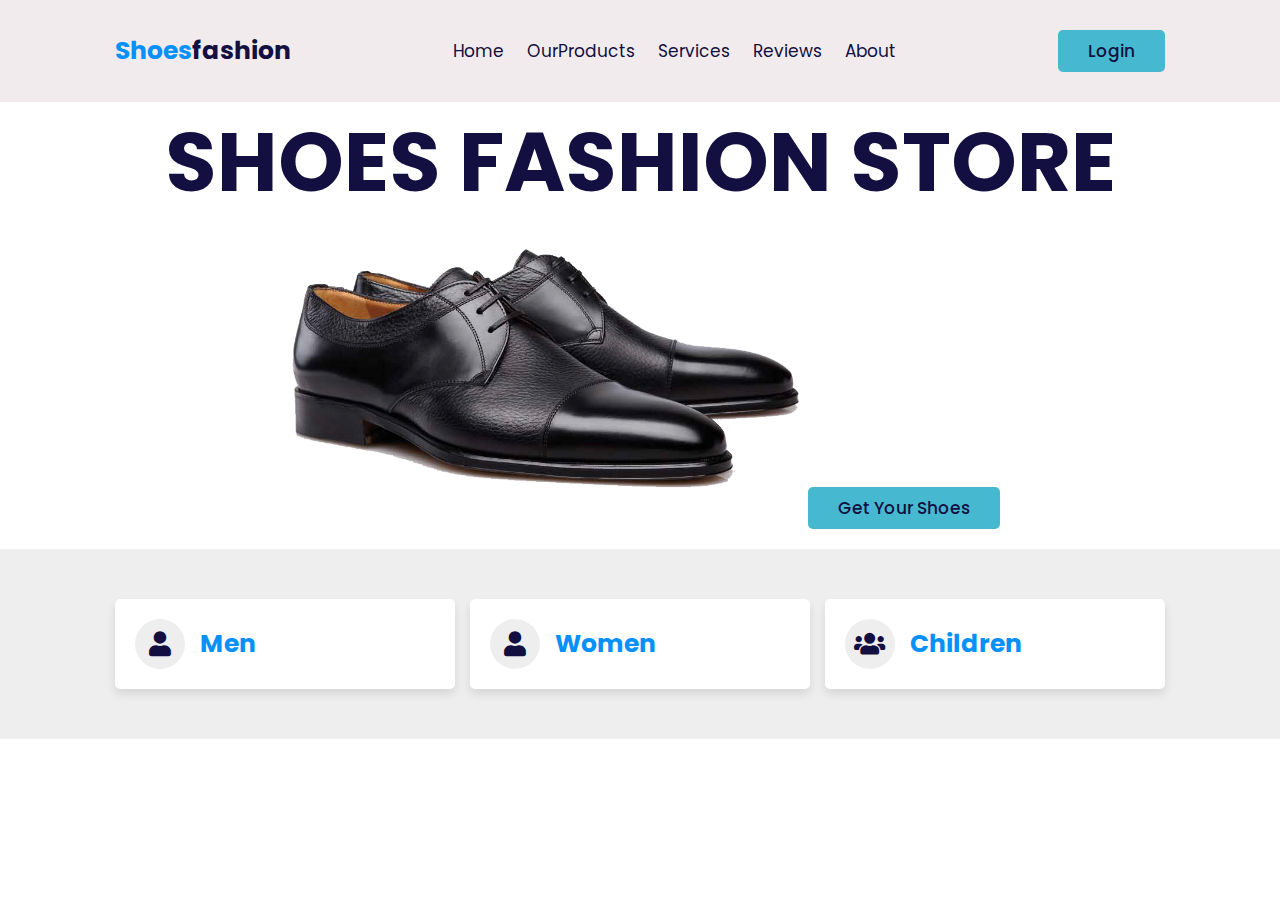
<file: index.html>
<!DOCTYPE html>
<html lang="en">
<head>
    <meta charset="UTF-8">
    <meta http-equiv="X-UA-Compatible" content="IE=edge">
    <meta name="viewport" content="width=device-width, initial-scale=1.0">
    
    

    <!-- font awesome cdn link  -->
    <link rel="stylesheet" href="https://cdnjs.cloudflare.com/ajax/libs/font-awesome/5.15.4/css/all.min.css">

    <!-- custom css file link  -->
    <link rel="stylesheet" href="css/style.css">

</head>
<body>
    
<header class="header">

    <div id="menu-btn" class="fas fa-bars"></div>

    <a href="#" class="logo"> <span>Shoes</span>fashion </a>

    <nav class="navbar">
        <a href="#home">home</a>
        <a href="products.html">OurProducts</a>
        <a href="services.html">services</a>
       
        <a href="reviews.html">reviews</a>
        <a href="contact.html">about</a>
    </nav>

    <div id="login-btn">
        <button class="btn">login</button>
        <i class="far fa-user"></i>
    </div>

</header> 
    
<div class="login-form-container">

    <span id="close-login-form" class="fas fa-times"></span>

    <form action="">
        <h3>user login</h3>
        <input type="email" placeholder="email" class="box">
        <input type="password" placeholder="password" class="box">
        <p> forget your password <a href="#">click here</a> </p>
        <input type="submit" value="login" class="btn">
        <p>or login with</p>
        <div class="buttons">
            <a href="#" class="btn"> google </a>
            <a href="#" class="btn"> facebook </a>
        </div>
        <p> don't have an account <a href="#">create one</a> </p>
    </form>

</div>

<section class="home" id="home">

    <h3 data-speed="-2" class="home-parallax">shoes fashion store</h3>

    <img  data-speed="5" class="home-parallax" src="image/5.png" alt="">

    <a data-speed="7" href="#" class="btn home-parallax">get your shoes</a>

</section>

<section class="icons-container">

    <div class="icons">
        <i class="fas fa-user"></i>
        <div class="content">
            <h3>men</h3>
           
        </div>
    </div>

    <div class="icons">
        <i class="fas fa-user"></i>
        <div class="content">
            <h3>women</h3>
            
        </div>
    </div>

    <div class="icons">
        <i class="fas fa-users"></i>
        <div class="content">
            <h3>children</h3>
            
        </div>
    </div>

    

</section>











<script src="js/script.js"></script>

</body>
</html>
</file>
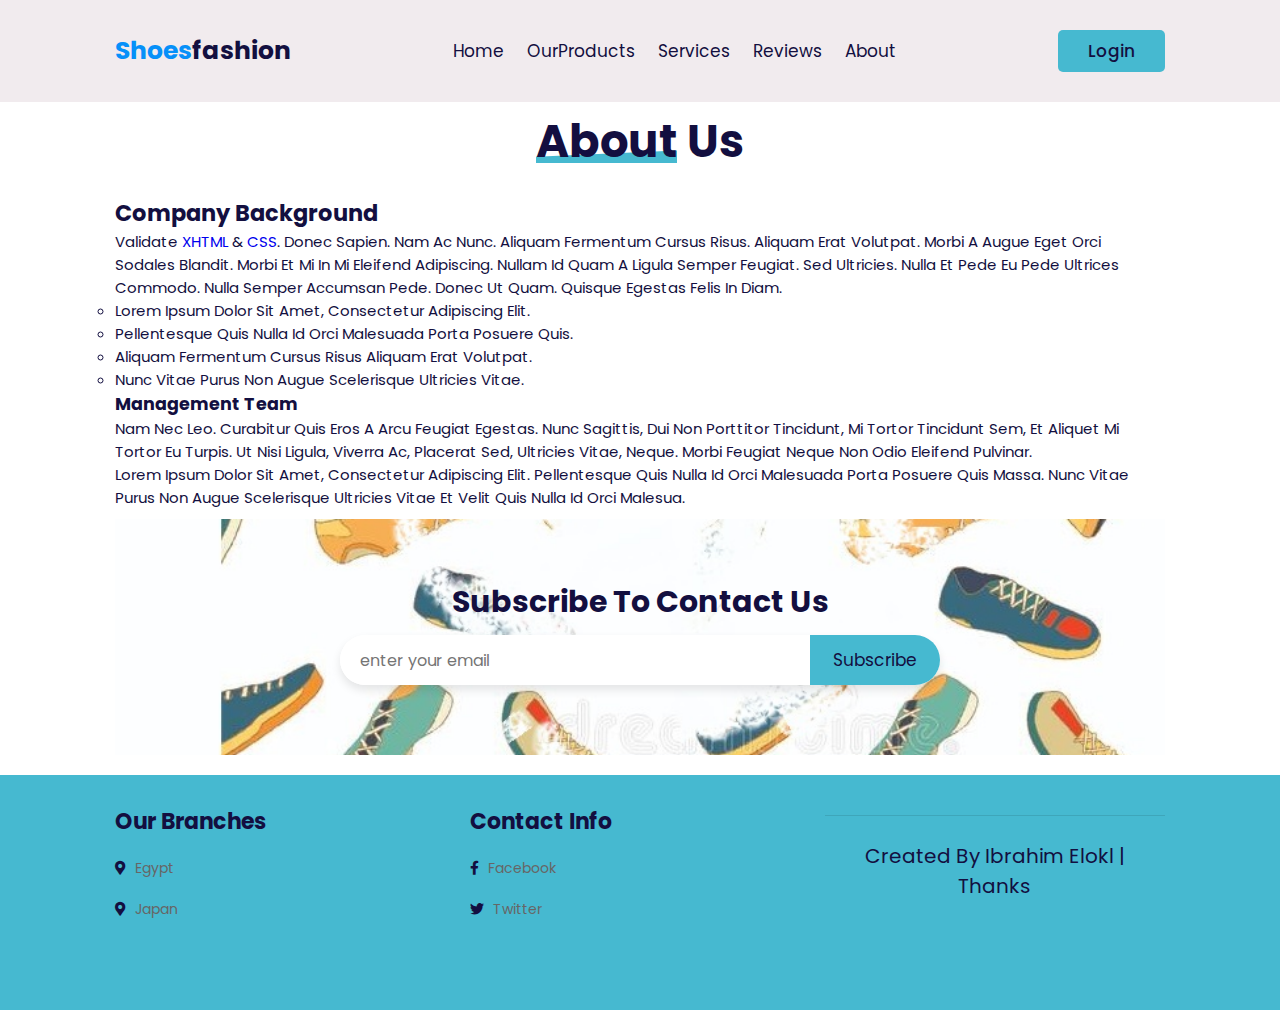
<file: contact.html>
<!DOCTYPE html>
<html lang="en">
<head>
    <meta charset="UTF-8">
    <meta http-equiv="X-UA-Compatible" content="IE=edge">
    <meta name="viewport" content="width=device-width, initial-scale=1.0">
    
    

    <!-- font awesome cdn link  -->
    <link rel="stylesheet" href="https://cdnjs.cloudflare.com/ajax/libs/font-awesome/5.15.4/css/all.min.css">

    <!-- custom css file link  -->
    <link rel="stylesheet" href="css/style.css">

</head>
<header class="header">

    <div id="menu-btn" class="fas fa-bars"></div>

    <a href="#" class="logo"> <span>Shoes</span>fashion </a>

    <nav class="navbar">
        <a href="index.html">home</a>
        <a href="products.html">OurProducts</a>
        <a href="services.html">services</a>
       
        <a href="reviews.html">reviews</a>
        <a href="#contact">about</a>
    </nav>

    <div id="login-btn">
        <button class="btn">login</button>
        <i class="far fa-user"></i>
    </div>

</header> 
    
<div class="login-form-container">

    <span id="close-login-form" class="fas fa-times"></span>

    <form action="">
        <h3>user login</h3>
        <input type="email" placeholder="email" class="box">
        <input type="password" placeholder="password" class="box">
        <p> forget your password <a href="#">click here</a> </p>
        <input type="submit" value="login" class="btn">
        <p>or login with</p>
        <div class="buttons">
            <a href="#" class="btn"> google </a>
            <a href="#" class="btn"> facebook </a>
        </div>
        <p> don't have an account <a href="#">create one</a> </p>
    </form>

</div>
<body>
    
    <section class="contact" id="contact">

        <h1 class="heading"><span>.</span>. </h1>
        <h2 class="heading"><span>about</span> us</h2>
        <div class="contact-slider">
            
        	<h2>Company Background</h2>
            <p >Validate <a href="http://validator.w3.org/check?uri=referer" rel="nofollow">XHTML</a> &amp; <a href="http://jigsaw.w3.org/css-validator/check/referer" rel="nofollow">CSS</a>. Donec sapien. Nam ac nunc. Aliquam fermentum cursus risus. Aliquam erat volutpat. Morbi a augue eget orci sodales blandit. Morbi et mi in mi eleifend adipiscing. Nullam id quam a ligula semper feugiat. Sed ultricies. Nulla et pede eu pede ultrices commodo. Nulla semper accumsan pede. Donec ut quam. Quisque egestas felis in diam.</p>
         <p>
                <ul type="circle">
                    <li>Lorem Ipsum Dolor Sit Amet, Consectetur Adipiscing Elit.</li>
                    <li>Pellentesque Quis Nulla Id Orci Malesuada Porta Posuere Quis.</li> 
                    <li>Aliquam Fermentum Cursus Risus Aliquam Erat Volutpat.</li>
                    <li>Nunc Vitae Purus Non Augue Scelerisque Ultricies Vitae.</li>

                </ul>
                
            </p>
            <div class="cleaner h20"></div>
        <h3>Management Team</h3>
		<p>Nam nec leo. Curabitur quis eros a arcu feugiat egestas. Nunc sagittis, dui non porttitor tincidunt, mi tortor tincidunt sem, et aliquet mi tortor eu turpis. Ut nisi ligula, viverra ac, placerat sed, ultricies vitae, neque. Morbi feugiat neque non odio eleifend pulvinar.</p>
        <div class="cleaner"></div>
        <blockquote>Lorem ipsum dolor sit amet, consectetur adipiscing elit. Pellentesque quis nulla id orci malesuada porta posuere quis massa. Nunc vitae purus non augue scelerisque ultricies vitae et velit quis nulla id orci malesua.
        </blockquote>
        </div> 
        <div class="cleaner"></div>
    </div> 
    <section class="newsletter">
    
        <h3>subscribe to contact us</h3>
        
    
       <form action="">
            <input type="email" placeholder="enter your email">
            <input type="submit" value="subscribe">
       </form>
    
    </section>
    
    </section>
    <section class="footer" id="footer">

        <div class="box-container">
    
            <div class="box">
                <h3>our branches</h3>
                <a href="#"> <i class="fas fa-map-marker-alt"></i> egypt </a>
                <a href="#"> <i class="fas fa-map-marker-alt"></i> japan </a>
                
               
            </div>
    
            
    
            <div class="box">
                <h3>contact info</h3>
                <a href="#"> <i class="fab fa-facebook-f"></i> facebook </a>
                <a href="#"> <i class="fab fa-twitter"></i> twitter </a>
                
            </div>
            <div  class="credit" style="text-align:center;"> created by ibrahim elokl | thanks </div>

    

<script src="js/script.js"></script>

</body>
</html>
</file>
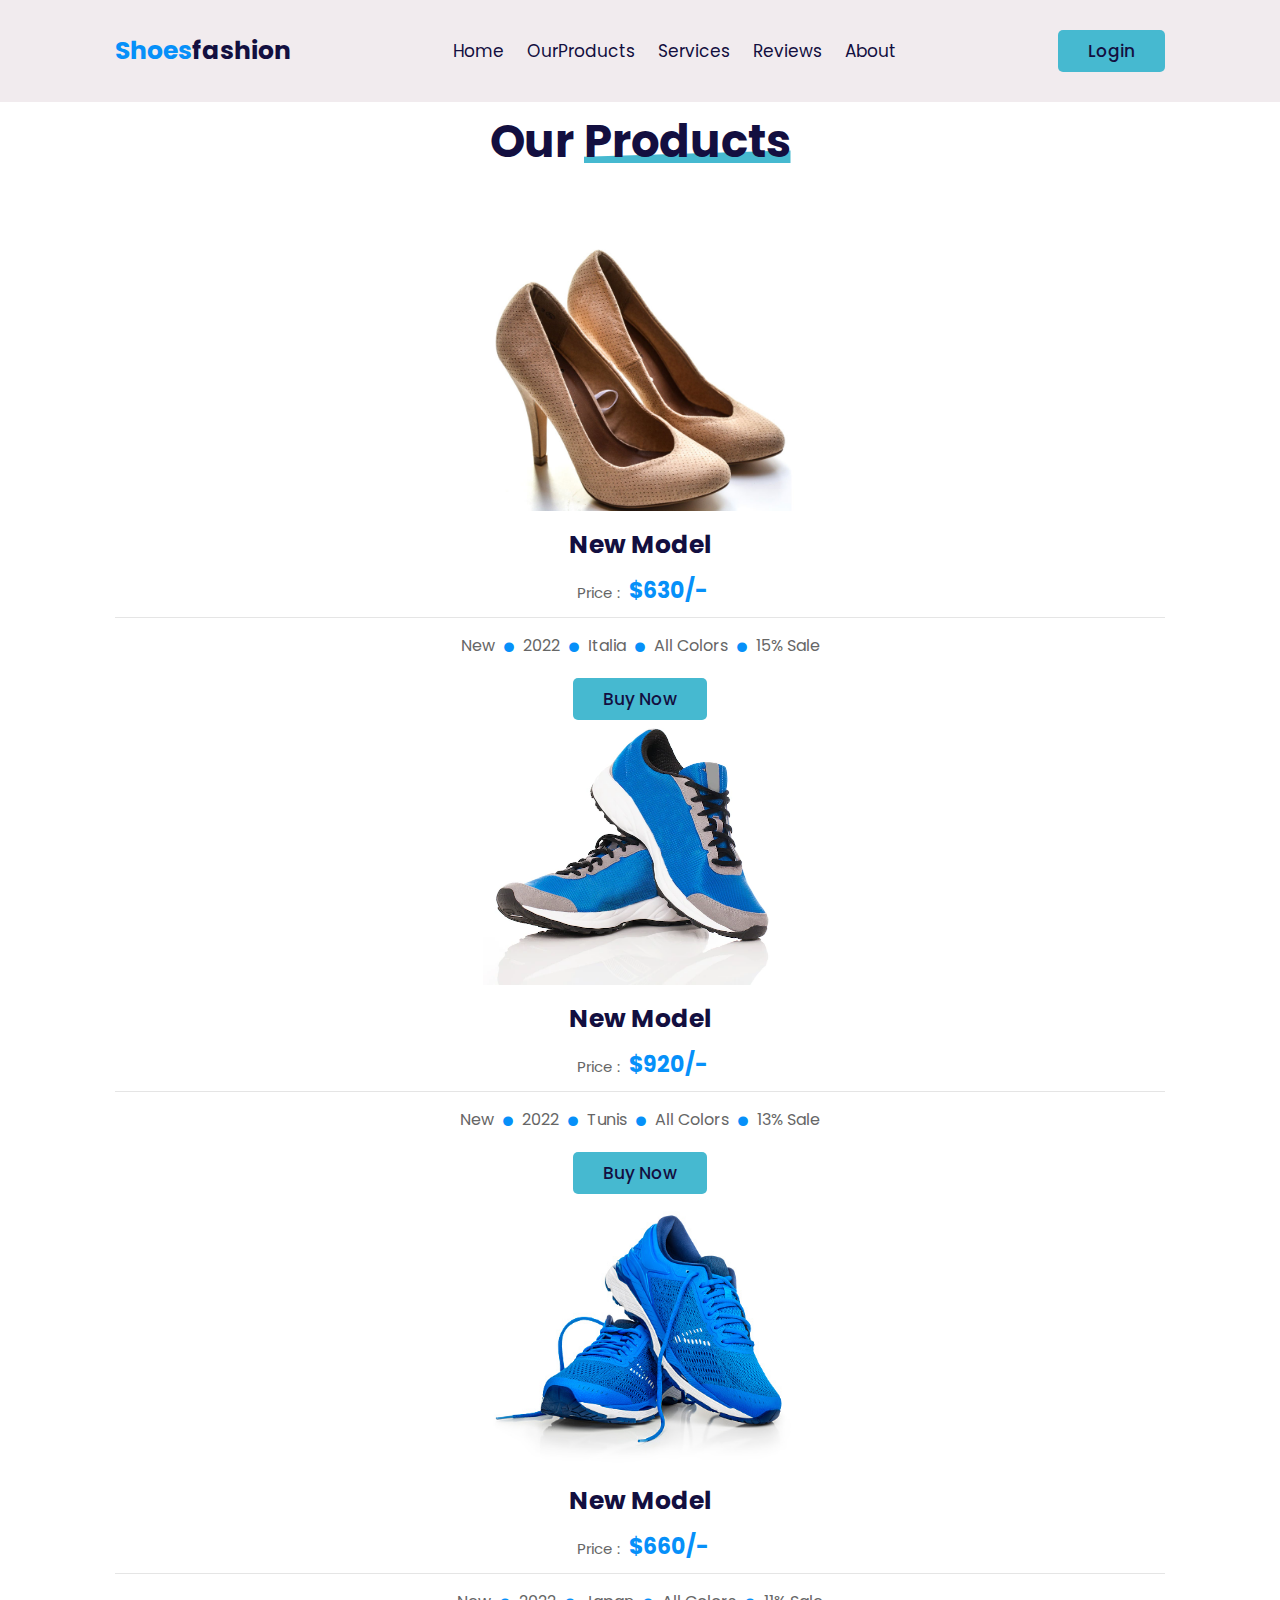
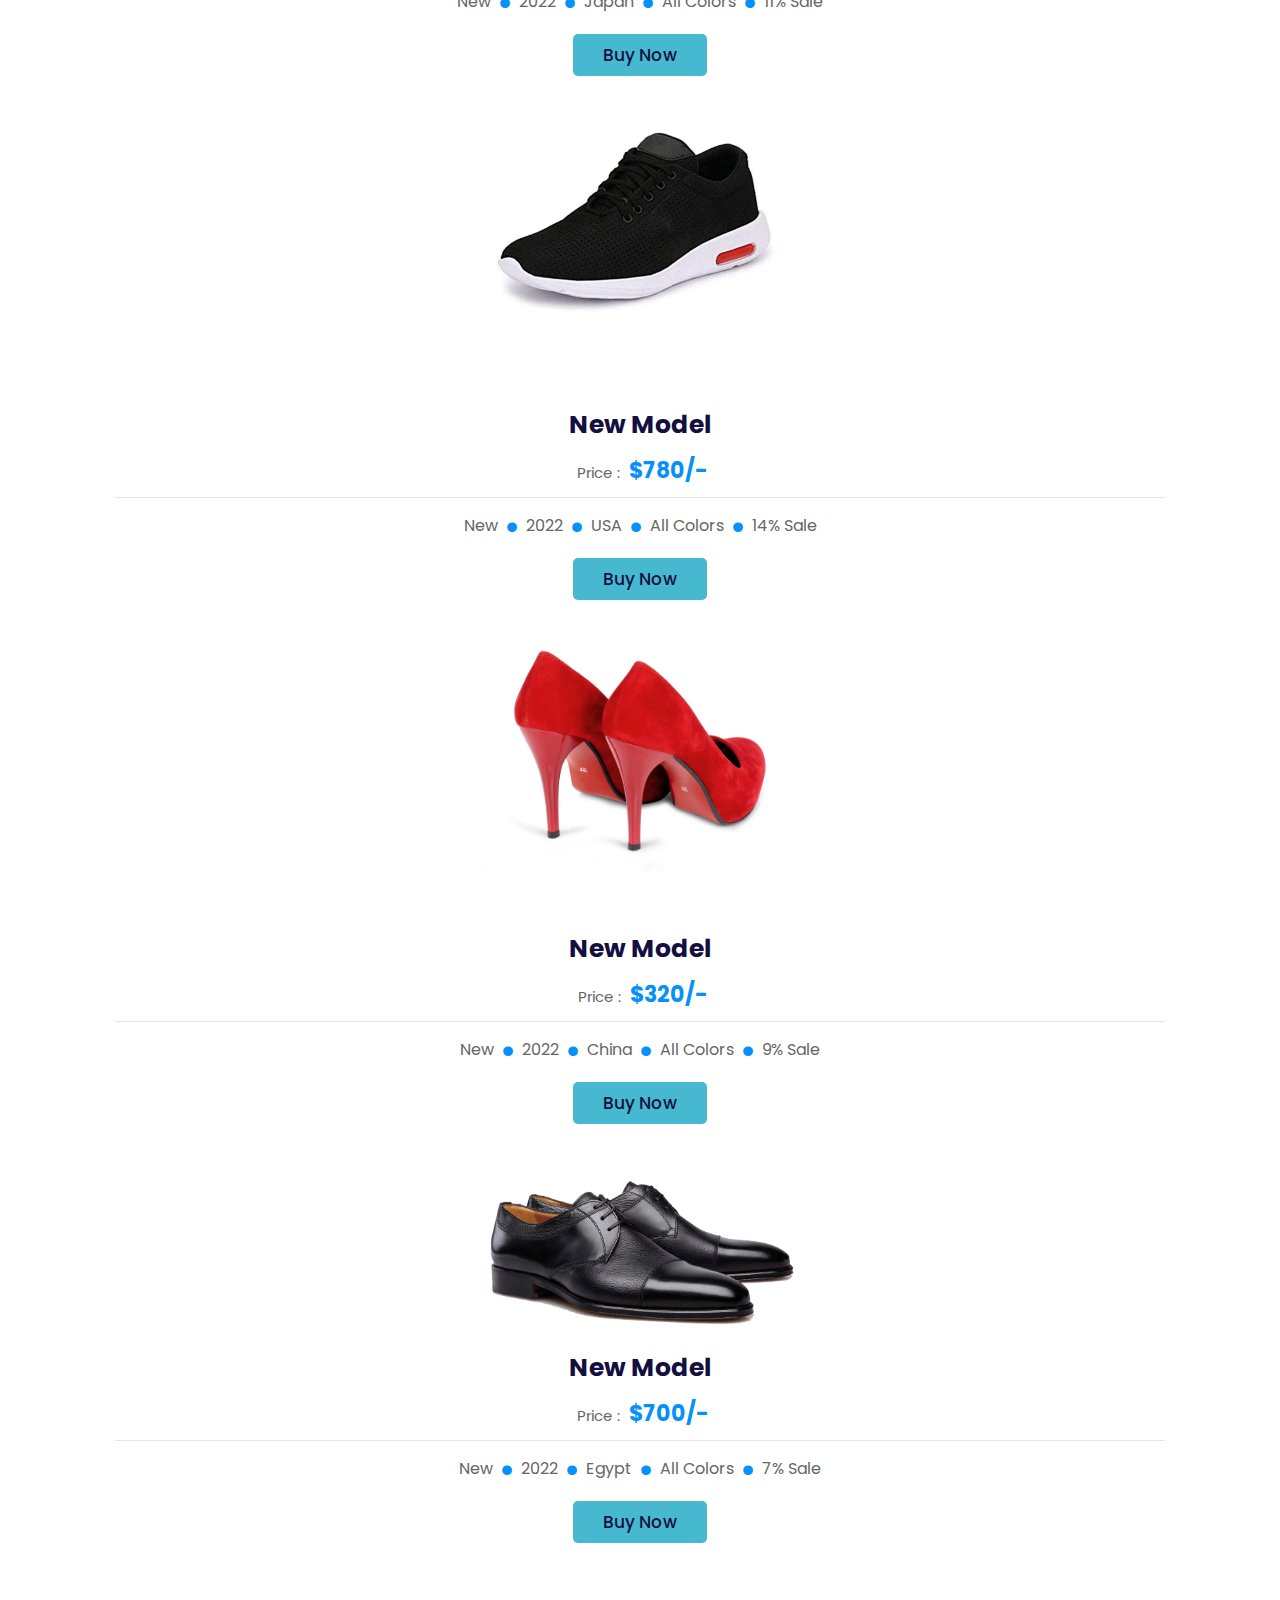
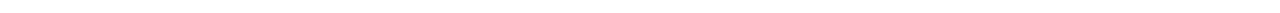
<file: products.html>
<!DOCTYPE html>
<html lang="en">
<head>
    <meta charset="UTF-8">
    <meta http-equiv="X-UA-Compatible" content="IE=edge">
    <meta name="viewport" content="width=device-width, initial-scale=1.0">
    
   

    <!-- font awesome cdn link  -->
    <link rel="stylesheet" href="https://cdnjs.cloudflare.com/ajax/libs/font-awesome/5.15.4/css/all.min.css">

    <!-- custom css file link  -->
    <link rel="stylesheet" href="css/style.css">

</head>
<body>
    
<header class="header">

    <div id="menu-btn" class="fas fa-bars"></div>

    <a href="#" class="logo"> <span>Shoes</span>fashion </a>

    <nav class="navbar">
        <a href="index.html">home</a>
        <a href="#products">OurProducts</a>
        <a href="services.html">services</a>
       
        <a href="reviews.html">reviews</a>
        <a href="contact.html">about</a>
    </nav>
    <div id="login-btn">
        <button class="btn">login</button>
        <i class="far fa-user"></i>
    </div>

</header> 
    
<div class="login-form-container">

    <span id="close-login-form" class="fas fa-times"></span>

    <form action="">
        <h3>user login</h3>
        <input type="email" placeholder="email" class="box">
        <input type="password" placeholder="password" class="box">
        <p> forget your password <a href="#">click here</a> </p>
        <input type="submit" value="login" class="btn">
        <p>or login with</p>
        <div class="buttons">
            <a href="#" class="btn"> google </a>
            <a href="#" class="btn"> facebook </a>
        </div>
        <p> don't have an account <a href="#">create one</a> </p>
    </form>

</div>
<section class="products" id="products">

    <h2 class="heading"> . <span>.</span> </h2>
    <h2 class="heading"> Our <span>Products</span> </h2>

    <div class="products-slider">

        <div class="wrapper">

            <div class="box">
                <img src="image/item-2.png" alt="">
                <div class="content">
                    <h3>new model</h3>
                    <div class="price"> <span>price : </span> $630/- </div>
                    <p>
                        new
                        <span class="fas fa-circle"></span> 2022
                        <span class="fas fa-circle"></span> italia
                        <span class="fas fa-circle"></span> all colors
                        <span class="fas fa-circle"></span> 15% sale
                    </p>
                    <a href="#" class="btn">buy now</a>
                </div>
            </div>

            <div class="box">
                <img src="image/1.png" alt="">
                <div class="content">
                    <h3>new model</h3>
                    <div class="price"> <span>price : </span> $920/- </div>
                    <p>
                        new
                        <span class="fas fa-circle"></span> 2022
                        <span class="fas fa-circle"></span> tunis
                        <span class="fas fa-circle"></span> all colors
                        <span class="fas fa-circle"></span> 13% sale
                    </p>
                    <a href="#" class="btn">buy now</a>
                </div>
            </div>

            <div class="box">
                <img src="image/2.png" alt="">
                <div class="content">
                    <h3>new model</h3>
                    <div class="price"> <span>price : </span> $660/- </div>
                    <p>
                        new
                        <span class="fas fa-circle"></span> 2022
                        <span class="fas fa-circle"></span> japan
                        <span class="fas fa-circle"></span> all colors
                        <span class="fas fa-circle"></span> 11% sale
                    </p>
                    <a href="#" class="btn">buy now</a>
                </div>
            </div>

            <div class="box">
                <img src="image/3.png" alt="">
                <div class="content">
                    <h3>new model</h3>
                    <div class="price"> <span>price : </span> $780/- </div>
                    <p>
                        new
                        <span class="fas fa-circle"></span> 2022
                        <span class="fas fa-circle"></span> USA
                        <span class="fas fa-circle"></span> all colors
                        <span class="fas fa-circle"></span> 14% sale
                    </p>
                    <a href="#" class="btn">buy now</a>
                </div>
            </div>

            <div class="box">
                <img src="image/4.png" alt="">
                <div class="content">
                    <h3>new model</h3>
                    <div class="price"> <span>price : </span> $320/- </div>
                    <p>
                        new
                        <span class="fas fa-circle"></span> 2022
                        <span class="fas fa-circle"></span> china
                        <span class="fas fa-circle"></span> all colors
                        <span class="fas fa-circle"></span> 9% sale
                    </p>
                    <a href="#" class="btn">buy now</a>
                </div>
            </div>
        </br>
    </br></br>

            <div class="box">
                <img src="image/5.png" alt="">
                <div class="content">
                    <h3>new model</h3>
                    <div class="price"> <span>price : </span> $700/- </div>
                    <p>
                        new
                        <span class="fas fa-circle"></span> 2022
                        <span class="fas fa-circle"></span> egypt
                        <span class="fas fa-circle"></span> all colors
                        <span class="fas fa-circle"></span> 7% sale
                    </p>
                    <a href="#" class="btn">buy now</a>
                </div>
            </div>

        </div>

        

   

</section>
<script src="js/script.js"></script>

</body>
</html>
</file>
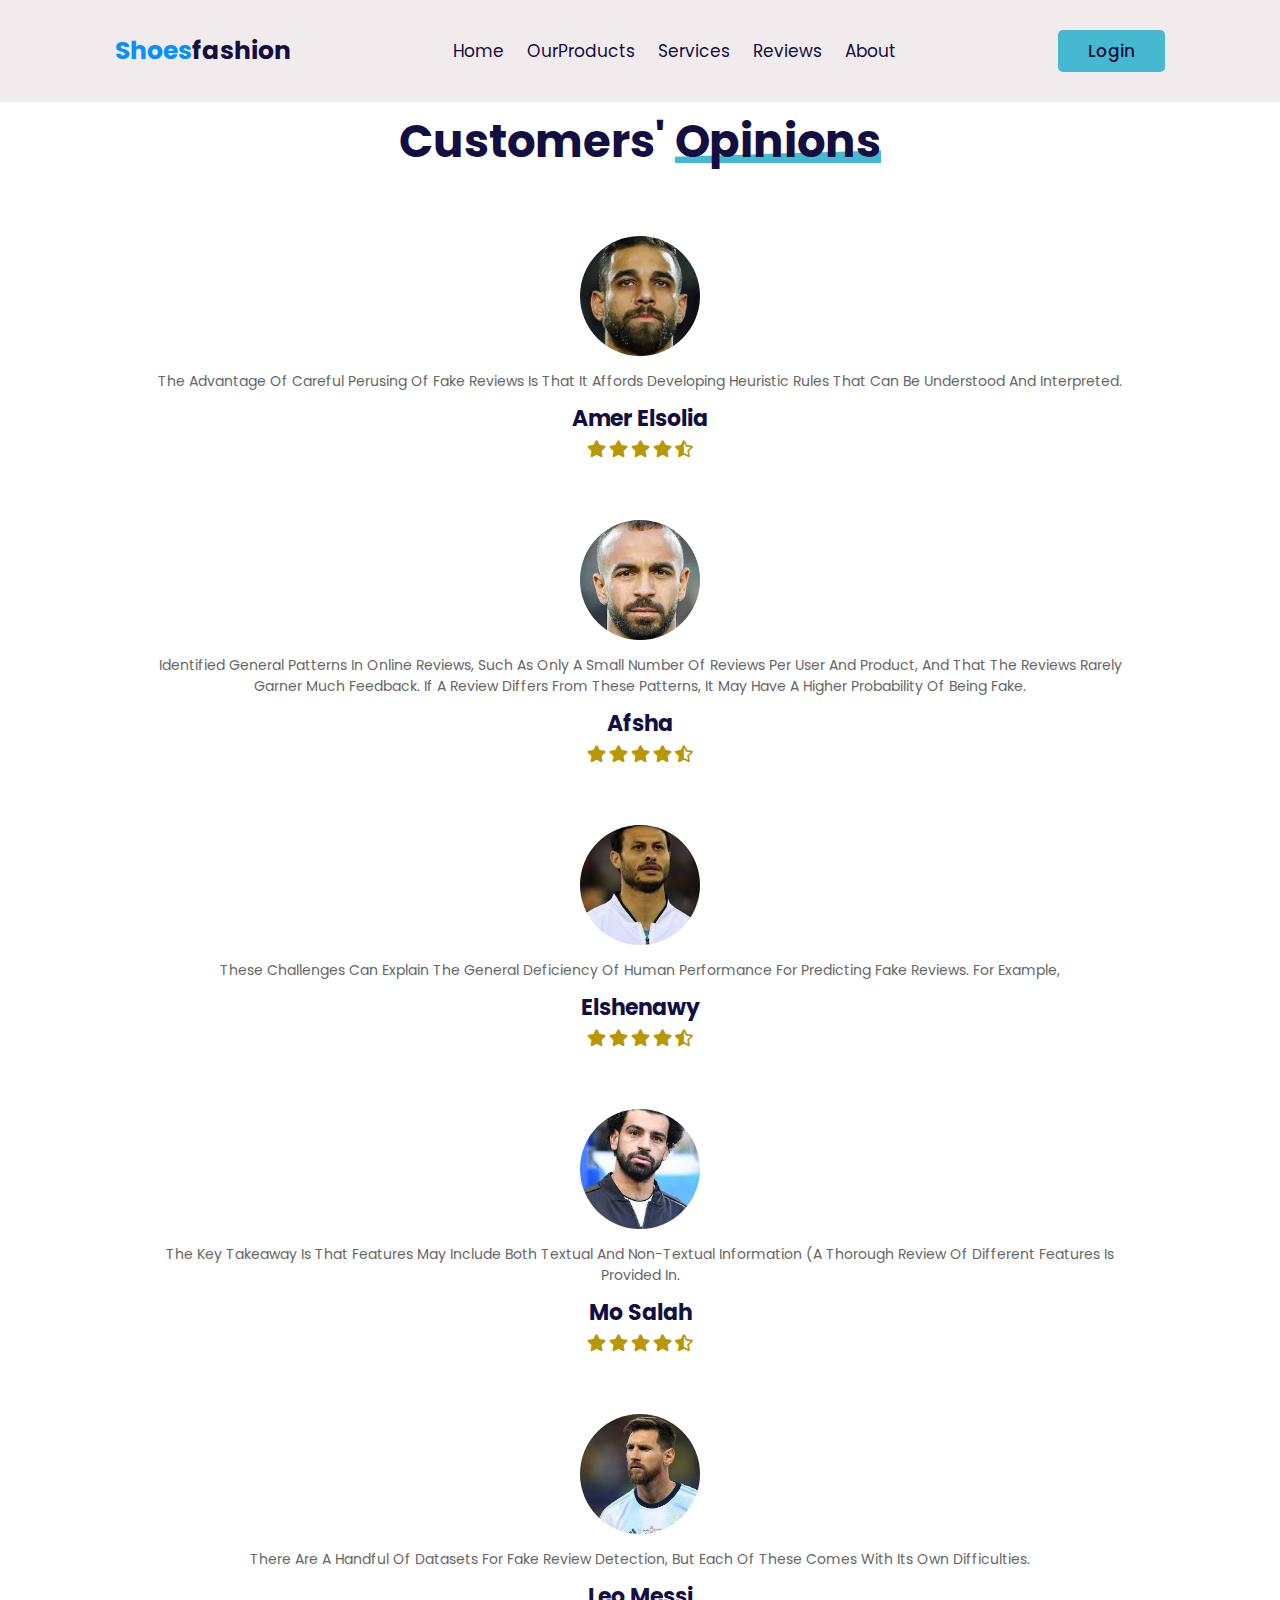
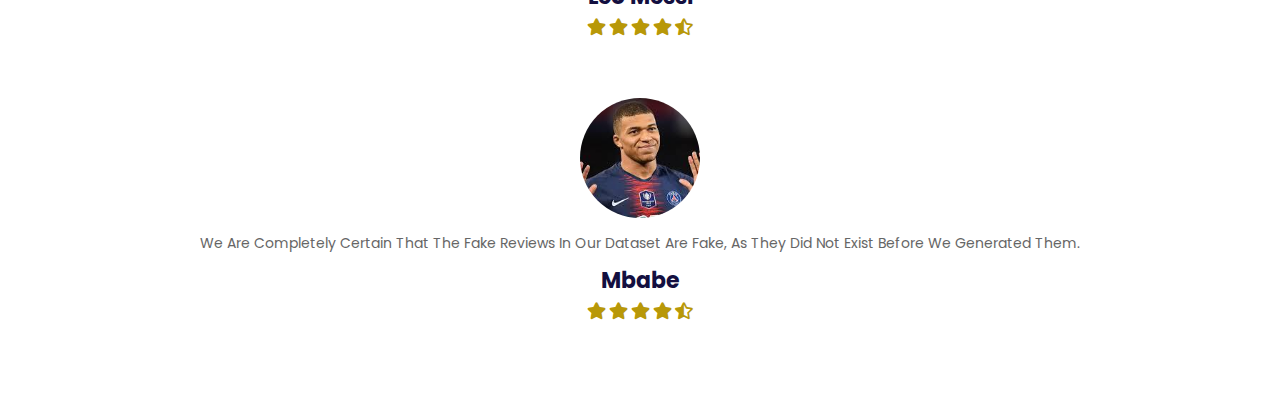
<file: reviews.html>
<!DOCTYPE html>
<html lang="en">
<head>
    <meta charset="UTF-8">
    <meta http-equiv="X-UA-Compatible" content="IE=edge">
    <meta name="viewport" content="width=device-width, initial-scale=1.0">
    

    <!-- font awesome cdn link  -->
    <link rel="stylesheet" href="https://cdnjs.cloudflare.com/ajax/libs/font-awesome/5.15.4/css/all.min.css">

    <!-- custom css file link  -->
    <link rel="stylesheet" href="css/style.css">

</head>
<body>
    
<header class="header">

    <div id="menu-btn" class="fas fa-bars"></div>

    <a href="#" class="logo"> <span>Shoes</span>fashion </a>

    <nav class="navbar">
        <a href="index.html">home</a>
        <a href="products.html">OurProducts</a>
        <a href="services.html">services</a>
       
        <a href="#reviews">reviews</a>
        <a href="contact.html">about</a>
    </nav>

    <div id="login-btn">
        <button class="btn">login</button>
        <i class="far fa-user"></i>
    </div>

</header> 
    
<div class="login-form-container">

    <span id="close-login-form" class="fas fa-times"></span>

    <form action="">
        <h3>user login</h3>
        <input type="email" placeholder="email" class="box">
        <input type="password" placeholder="password" class="box">
        <p> forget your password <a href="#">click here</a> </p>
        <input type="submit" value="login" class="btn">
        <p>or login with</p>
        <div class="buttons">
            <a href="#" class="btn"> google </a>
            <a href="#" class="btn"> facebook </a>
        </div>
        <p> don't have an account <a href="#">create one</a> </p>
    </form>

</div>
<section class="reviews" id="reviews">

    <h1 class="heading"> . <span>.</span> </h1>
    <h2 class="heading"> customers' <span>opinions</span> </h2>

    <div class="review-slider">

        <div class="wrapper">

            <div class="box">
                <img src="image/solia.png" alt="">
                <div class="content">
                    <p>The advantage of careful perusing of fake reviews is that it affords developing heuristic rules that can be understood and interpreted.</p>
                    <h3>amer elsolia</h3>
                    <div class="stars">
                        <i class="fas fa-star "></i>
                        <i class="fas fa-star"></i>
                        <i class="fas fa-star"></i>
                        <i class="fas fa-star"></i>
                        <i class="fas fa-star-half-alt"></i>
                    </div>
                </div>
            </div>

            <div class="box">
                <img src="image/afsha.png" alt="">
                <div class="content">
                    <p>identified general patterns in online reviews, such as only a small number of reviews per user and product, and that the reviews rarely garner much feedback. If a review differs from these patterns, it may have a higher probability of being fake.</p>
                    <h3>afsha</h3>
                    <div class="stars">
                        <i class="fas fa-star"></i>
                        <i class="fas fa-star"></i>
                        <i class="fas fa-star"></i>
                        <i class="fas fa-star"></i>
                        <i class="fas fa-star-half-alt"></i>
                    </div>
                </div>
            </div>

            <div class="box">
                <img src="image/shenawy.png" alt="">
                <div class="content">
                    <p>These challenges can explain the general deficiency of human performance for predicting fake reviews. For example, </p>
                    <h3>elshenawy</h3>
                    <div class="stars">
                        <i class="fas fa-star"></i>
                        <i class="fas fa-star"></i>
                        <i class="fas fa-star"></i>
                        <i class="fas fa-star"></i>
                        <i class="fas fa-star-half-alt"></i>
                    </div>
                </div>
            </div>

            <div class="box">
                <img src="image/salah.png" alt="">
                <div class="content">
                    <p>The key takeaway is that features may include both textual and non-textual information (a thorough review of different features is provided in.</p>
                    <h3>mo salah</h3>
                    <div class="stars">
                        <i class="fas fa-star"></i>
                        <i class="fas fa-star"></i>
                        <i class="fas fa-star"></i>
                        <i class="fas fa-star"></i>
                        <i class="fas fa-star-half-alt"></i>
                    </div>
                </div>
            </div>

            <div class="box">
                <img src="image/messi.png" alt="">
                <div class="content">
                    <p>There are a handful of datasets for fake review detection, but each of these comes with its own difficulties.</p>
                    <h3>leo messi</h3>
                    <div class="stars">
                        <i class="fas fa-star"></i>
                        <i class="fas fa-star"></i>
                        <i class="fas fa-star"></i>
                        <i class="fas fa-star"></i>
                        <i class="fas fa-star-half-alt"></i>
                    </div>
                </div>
            </div>

            <div class="box">
                <img src="image/mbabe.png" alt="">
                <div class="content">
                    <p>we are completely certain that the fake reviews in our dataset are fake, as they did not exist before we generated them.</p>
                    <h3>mbabe</h3>
                    <div class="stars">
                        <i class="fas fa-star"></i>
                        <i class="fas fa-star"></i>
                        <i class="fas fa-star"></i>
                        <i class="fas fa-star"></i>
                        <i class="fas fa-star-half-alt"></i>
                    </div>
                </div>
            </div>

        </div>

       

    </div>

</section>

<script src="js/script.js"></script>

</body>
</html>
</file>
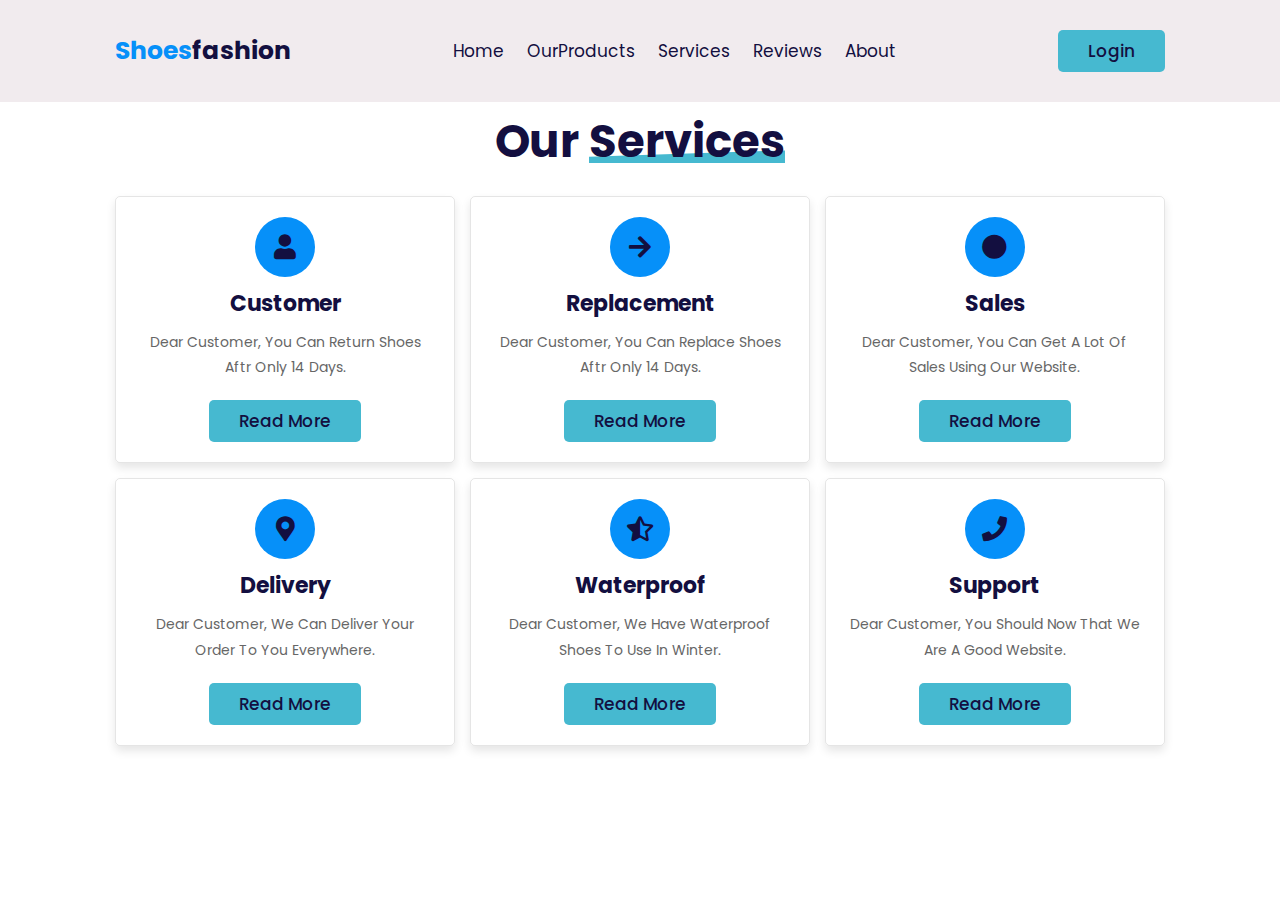
<file: services.html>
<!DOCTYPE html>
<html lang="en">
<head>
    <meta charset="UTF-8">
    <meta http-equiv="X-UA-Compatible" content="IE=edge">
    <meta name="viewport" content="width=device-width, initial-scale=1.0">
    
    

    <!-- font awesome cdn link  -->
    <link rel="stylesheet" href="https://cdnjs.cloudflare.com/ajax/libs/font-awesome/5.15.4/css/all.min.css">

    <!-- custom css file link  -->
    <link rel="stylesheet" href="css/style.css">

</head>
<body>
    
<header class="header">

    <div id="menu-btn" class="fas fa-bars"></div>

    <a href="#" class="logo"> <span>Shoes</span>fashion </a>

    <nav class="navbar">
        <a href="index.html">home</a>
        <a href="products.html">OurProducts</a>
        <a href="#services">services</a>
       
        <a href="reviews.html">reviews</a>
        <a href="contact.html">about</a>
    </nav>

    <div id="login-btn">
        <button class="btn">login</button>
        <i class="far fa-user"></i>
    </div>

</header> 
    
<div class="login-form-container">

    <span id="close-login-form" class="fas fa-times"></span>

    <form action="">
        <h3>user login</h3>
        <input type="email" placeholder="email" class="box">
        <input type="password" placeholder="password" class="box">
        <p> forget your password <a href="#">click here</a> </p>
        <input type="submit" value="login" class="btn">
        <p>or login with</p>
        <div class="buttons">
            <a href="#" class="btn"> google </a>
            <a href="#" class="btn"> facebook </a>
        </div>
        <p> don't have an account <a href="#">create one</a> </p>
    </form>

</div>
<section class="services" id="services">

    <h1 class="heading"> . <span>.</span> </h1>
    <h2 class="heading"> our <span>services</span> </h2>

    <div class="box-container">

        <div class="box">
            <i class="fas fa-user"></i>
            <h3>customer</h3>
            <p>dear customer, you can return shoes aftr only 14 days.</p>
            <a href="#" class="btn"> read more</a>
        </div>

        <div class="box">
            <i class="fas fa-arrow-right"></i>
            <h3>replacement</h3>
            <p>dear customer, you can replace shoes aftr only 14 days.</p>
            <a href="#" class="btn"> read more</a>
        </div>

        <div class="box">
            <i class="fas fa-circle"></i>
            <h3>sales</h3>
            <p>dear customer, you can get a lot of sales using our website.</p>
            <a href="#" class="btn"> read more</a>
        </div>

        <div class="box">
            <i class="fas fa-map-marker-alt"></i>
            <h3>delivery</h3>
            <p>dear customer, we can deliver your order to you everywhere.</p>
            <a href="#" class="btn"> read more</a>
        </div>

        <div class="box">
            <i class="fas fa-star-half-alt"></i>
            <h3>waterproof</h3>
            <p>dear customer, we have waterproof shoes to use in winter.</p>
            <a href="#" class="btn"> read more</a>
        </div>

        <div class="box">
            <i class="fas fa-phone"></i>
            <h3>support</h3>
            <p>dear customer, you should now that we are a good website.</p>
            <a href="#" class="btn"> read more</a>
        </div>

    </div>

</section>


<script src="js/script.js"></script>
</body>
</html>
</file>
<file: css/style.css>
@import url('https://fonts.googleapis.com/css2?family=Poppins:wght@100;300;400;500;600&display=swap');

:root{
    --yellow:#0690f9;
    --light-yellow:#46b9d0;
    --black:#130f40;
    --light-color:#666;
    --box-shadow:0 .5rem 1rem rgba(0,0,0,.1);
    --border:.1rem solid rgba(0,0,0,.1);
}

*{
    font-family: 'Poppins', sans-serif;
    margin:0; padding:0;
    box-sizing: border-box;
    outline: none; border:none;
    text-decoration: none;
    text-transform: capitalize;
    transition: .2s linear;
}

html{
    font-size: 62.5%;
    overflow-x: hidden;
    scroll-padding-top: 7rem;
    scroll-behavior: smooth;
}

section{
    padding:2rem 9%;
}

.heading{
    padding-bottom: 2rem;
    text-align: center;
    font-size: 4.5rem;
    color:var(--black);
}

.heading span{
    position: relative;
    z-index: 0;
}

.heading span::before{
    content: '';
    position: absolute;
    bottom:1rem; left:0;
    height: 100%;
    width: 100%;
    background:var(--light-yellow);
    z-index: -1;
    clip-path: polygon(0 90%, 100% 80%, 100% 100%, 0% 100%);
}

.btn{
    display: inline-block;
    margin-top: 1rem;
    padding:.8rem 3rem;
    background:var(--light-yellow);
    color:var(--black);
    cursor: pointer;
    font-size: 1.7rem;
    border-radius: .5rem;
    font-weight: 500;
    text-align: center;
}

.btn:hover{
    background:var(--yellow);
}

.header{
    display: flex;
    align-items: center;
    justify-content: space-between;
    position: fixed;
    top:0; left:0; right:0;
    padding:3rem 9%;
    z-index: 1000;
    background:rgb(241, 235, 238);
}

.header .logo{
    font-size: 2.5rem;
    color:var(--black);
    font-weight: bold;
}

.header .logo span{
    color:var(--yellow);
}

.header .navbar a{
    margin:0 1rem;
    font-size: 1.7rem;
    color:var(--black);
}

.header .navbar a:hover{
    color:var(--yellow);
}

#login-btn .btn{
    margin-top: 0;
}

#login-btn i{
    display: none;
    font-size: 2.5rem;
    color:var(--light-color);
}

.header.active{
    padding:2rem 9%;
    box-shadow: var(--box-shadow);
}

#menu-btn{
    font-size: 2.5rem;
    color:var(--light-color);
    display: none;
}

.login-form-container{
    position: fixed;
    top:-105%; left:0;
    height:100%;
    width:100%;
    display: flex;
    align-items: center;
    justify-content: center;
    background:rgba(255, 255, 255, 0.9);
    z-index: 10000;
}

.login-form-container.active{
    top:0;
}

.login-form-container form{
    margin:2rem;
    text-align: center;
    padding:2rem;
    width:40rem;
    border-radius: .5rem;
    box-shadow: var(--box-shadow);
    border:var(--border);
    background: #fff;
}

.login-form-container form .buttons{
    display: flex;
    gap:1rem;
    align-items: center;
}

.login-form-container form .btn{
    display: block;
    width:100%;
    margin:.5rem 0;
}

.login-form-container form .box{
    margin:.7rem 0;
    width: 100%;
    font-size: 1.6rem;
    color:var(--black);
    text-transform: none;
    border:var(--border);
    padding:1rem 1.2rem;
    border-radius: .5rem;
}

.login-form-container form p{
    padding:1rem 0;
    font-size: 1.5rem;
    color:var(--light-color);
}

.login-form-container form p a{
    color:var(--yellow);
    text-decoration: underline;
}

.login-form-container form h3{
    padding-bottom:1rem;
    font-size: 2.5rem;
    color:var(--black);
    text-transform: uppercase;
}

.login-form-container #close-login-form{
    position: absolute;
    top:1.5rem; right:2.5rem;
    font-size: 5rem;
    color:var(--black);
    cursor: pointer;
}

.home{
    padding-top: 10rem;
    text-align: center;
    overflow-x: hidden;
}

.home h3{
    color:var(--black);
    font-size: 6.5vw;
    text-transform: uppercase;
}

.home img{
    width:50%;
    margin:1rem 0;
}
.icons-container{
    display: grid;
    grid-template-columns: repeat(auto-fit, minmax(25rem, 1fr));
    gap:1.5rem;
    padding-top: 5rem;
    padding-bottom: 5rem;
    background: #eee;
}

.icons-container .icons{
    background:#fff;
    display: flex;
    align-items: center;
    box-shadow: var(--box-shadow);
    border-radius: .5rem;
    padding:2rem;
    gap:1.5rem;
}

.icons-container .icons i{
    height:5rem;
    width:5rem;
    line-height:5rem;
    font-size:2.5rem;
    color:var(--black);
    background:#eee;
    text-align: center;
    border-radius: 50%;
}

.icons-container .icons .content h3{
    font-size: 2.5rem;
    color:var(--yellow);
}

.icons-container .icons .content p{
    font-size: 1.5rem;
    color:var(--light-color);
}

.icons-container .icons:hover{
    background:var(--black);
}

.icons-container .icons:hover i{
    background:var(--yellow);
}

.icons-container .icons:hover .content h3{
    color:#fff;
}

.icons-container .icons:hover .content p{
    color:#eee;
}




.products .products-slider{
    padding-bottom: 5rem;
}

.products .products-slider .box{
    text-align: center;
}

.products .products-slider .box img{
    width:30%;
  /* transform: scale(.8);
    opacity: .5;*/
}

.products .products-slider .box .content{
    padding-top: 1rem;
   /* transform: scale(0);*/
}

.products .products-slider .swiper-slide-active .content{
    transform: scale(1);
}

.products .products-slider .swiper-slide-active img{
    transform: scale(1);    
    opacity: 1;
}

.products .products-slider .box .content h3{
    font-size: 2.5rem;
    color:var(--black);
}

.products .products-slider .box .content .price{
    font-size: 2.2rem;
    color:var(--yellow);
    padding:1rem 0;
    font-weight: bolder;
}

.products .products-slider .box .content .price span{
    color:var(--light-color);
    font-size: 1.5rem;
    font-weight: normal;
}

.products .products-slider .box .content p{
    font-size: 1.6rem;
    color:var(--light-color);
    padding: 1rem 0;
    padding-top: 1.5rem;
    border-top: var(--border);
}

.products .products-slider .box .content span{
    font-size: 1rem;
    color:var(--yellow);
    padding:0 .5rem;
}

.swiper-pagination-bullet-active{
    background: var(--yellow);
}

.services .box-container{
    display: grid;
    grid-template-columns: repeat(auto-fit, minmax(30rem, 1fr));
    gap:1.5rem;
}

.services .box-container .box{
    padding:2rem;
    border-radius: .5rem;
    box-shadow: var(--box-shadow);
    border:var(--border);
    text-align: center;
}

.services .box-container .box i{
    height:6rem;
    width:6rem;
    line-height: 6rem;
    border-radius: 50%;
    font-size: 2.5rem;
    margin-bottom: 1rem;
    background:var(--yellow);
    color:var(--black);
}

.services .box-container .box h3{
    font-size: 2.2rem;
    color:var(--black);
}

.services .box-container .box p{
    line-height: 1.8;
    padding:1rem 0;
    font-size: 1.4rem;
    color:var(--light-color);
}

.services .box-container .box:hover{
    background: var(--black);
}

.services .box-container .box:hover h3{
    color:#fff;
}

.services .box-container .box:hover p{
    color:#eee;
}
.newsletter{
    padding:6rem 2rem;
    background: url(../image/sport-shoes-sneakers-seamless-pattern-tote-bag-shirt-wallpaper-website-background-decoration-vector-illustration-151689138.jpg) no-repeat;
    background-size: cover;
    background-position: center;
    text-align: center;
}

.newsletter h3{
    font-size: 3rem;
    color:var(--black);
}

.newsletter p{
    font-size: 1.5rem;
    color:var(--light-color);
    padding:1rem 0;
}

.newsletter form{
    max-width: 60rem;
    height:5rem;
    background:#fff;
    border-radius: 5rem;
    overflow:hidden;
    display: flex;
    margin:1rem auto;
    box-shadow: var(--box-shadow);
}

.newsletter form input[type="email"]{
    height: 100%;
    width:100%;
    padding:0 2rem;
    font-size: 1.6rem;
    color:var(--black);
    text-transform: none;
}

.newsletter form input[type="submit"]{
    height: 100%;
    width:17rem;
    font-size: 1.7rem;
    color:var(--black);
    background: var(--light-yellow);
    cursor: pointer;
}

.newsletter form input[type="submit"]:hover{
    background: var(--yellow);
}







.reviews .review-slider{
    padding-bottom: 3rem;
}

.reviews .review-slider .box{
    text-align: center;
    padding:2rem;
    margin: 2rem 0;
    /*opacity: .4;
    transform: scale(.9);*/
}

.reviews .review-slider .swiper-slide-active{
    opacity: 1;
    transform: scale(1);
    box-shadow: var(--box-shadow);
    border:var(--border);
    border-radius: .5rem;
}

.reviews .review-slider .box img{
    height:12rem;
    width:12rem;
    border-radius: 50%;
    object-fit: cover;
}

.reviews .review-slider .box .content p{
    color:var(--light-color);
    font-size: 1.4rem;
    padding:1rem 0;
}

.reviews .review-slider .box .content h3{
    color:var(--black);
    font-size: 2.2rem;
    padding-bottom: .5rem;
}

.reviews .review-slider .box .content .stars i{
    color:rgb(184, 152, 8);
    font-size: 1.7rem;
}

.contact .row{
    display: flex;
    flex-wrap: wrap;
    gap:1.5rem;
}


.contact .contact-slider {
    font-size: 1.5rem;
    color:var(--black);
    padding-bottom: 1rem;
   
}
.contact .contact-slider .p{
    text-align: center;

}

.contact .row form{
    padding:2rem;
    flex:1 1 42rem;
    box-shadow: var(--box-shadow);
    border:var(--border);
    text-align: center;
    border-radius: .5rem;
}

.contact .row form h3{
    font-size: 3rem;
    color:var(--black);
    padding-bottom: 1rem;
}

.contact .row form .box{
    width:100%;
    border-radius: .5rem;
    padding:1rem 1.2rem;
    font-size: 1.6rem;
    text-transform: none;
    border:var(--border);
    margin:.7rem 0;
}

.contact .row form textarea{
    height:15rem;
    resize: none;
}

.footer{
    background: var(--light-yellow);
    padding-bottom: 8rem;
}

.footer .box-container{
    display: grid;
    grid-template-columns: repeat(auto-fit, minmax(25rem, 1fr));
    gap:1.5rem;
}

.footer .box-container .box h3{
    font-size: 2.2rem;
    padding:1rem 0;
    color:var(--black);
}

.footer .box-container .box a{
    display: block;
    font-size: 1.4rem;
    padding:1rem 0;
    color:var(--light-color);
}

.footer .box-container .box a i{
    padding-right: .5rem;
    color:var(--black);
}

.footer .box-container .box a:hover i{
    padding-right: 2rem;
}

.footer .credit{
    text-align: center;
    padding:1.5rem;
    padding-top: 2.5rem;
    margin-top: 2rem;
    border-top: var(--border);
    font-size: 2rem;
    color:var(--black);
}
















@media (max-width:991px){

    html{
        font-size: 55%;
    }

    .header{
        padding:2rem;
    }

    .header.active{
        padding:2rem;
    }

    section{
        padding:2rem;
    }

}

@media (max-width:768px){

    #menu-btn{
        display: block;
    }

    #menu-btn.fa-times{
        transform:rotate(180deg);
    }

    #login-btn .btn{
        display: none;
    }

    #login-btn i{
        display: block;
    }

    .header .navbar{
        position: absolute;
        top:99%; left:0; right:0;
        background: #fff;
        border-top: var(--border);
        clip-path: polygon(0 0, 100% 0, 100% 0, 0 0);
    }

    .header .navbar.active{
        clip-path: polygon(0 0, 100% 0, 100% 100%, 0% 100%);
    }

    .header .navbar a{
        margin:2rem;
        display: block;
        font-size: 2rem;
    }

}

@media (max-width:450px){

    html{
        font-size: 50%;
    }

    .heading{
        font-size: 3rem;
    }

}
</file>
